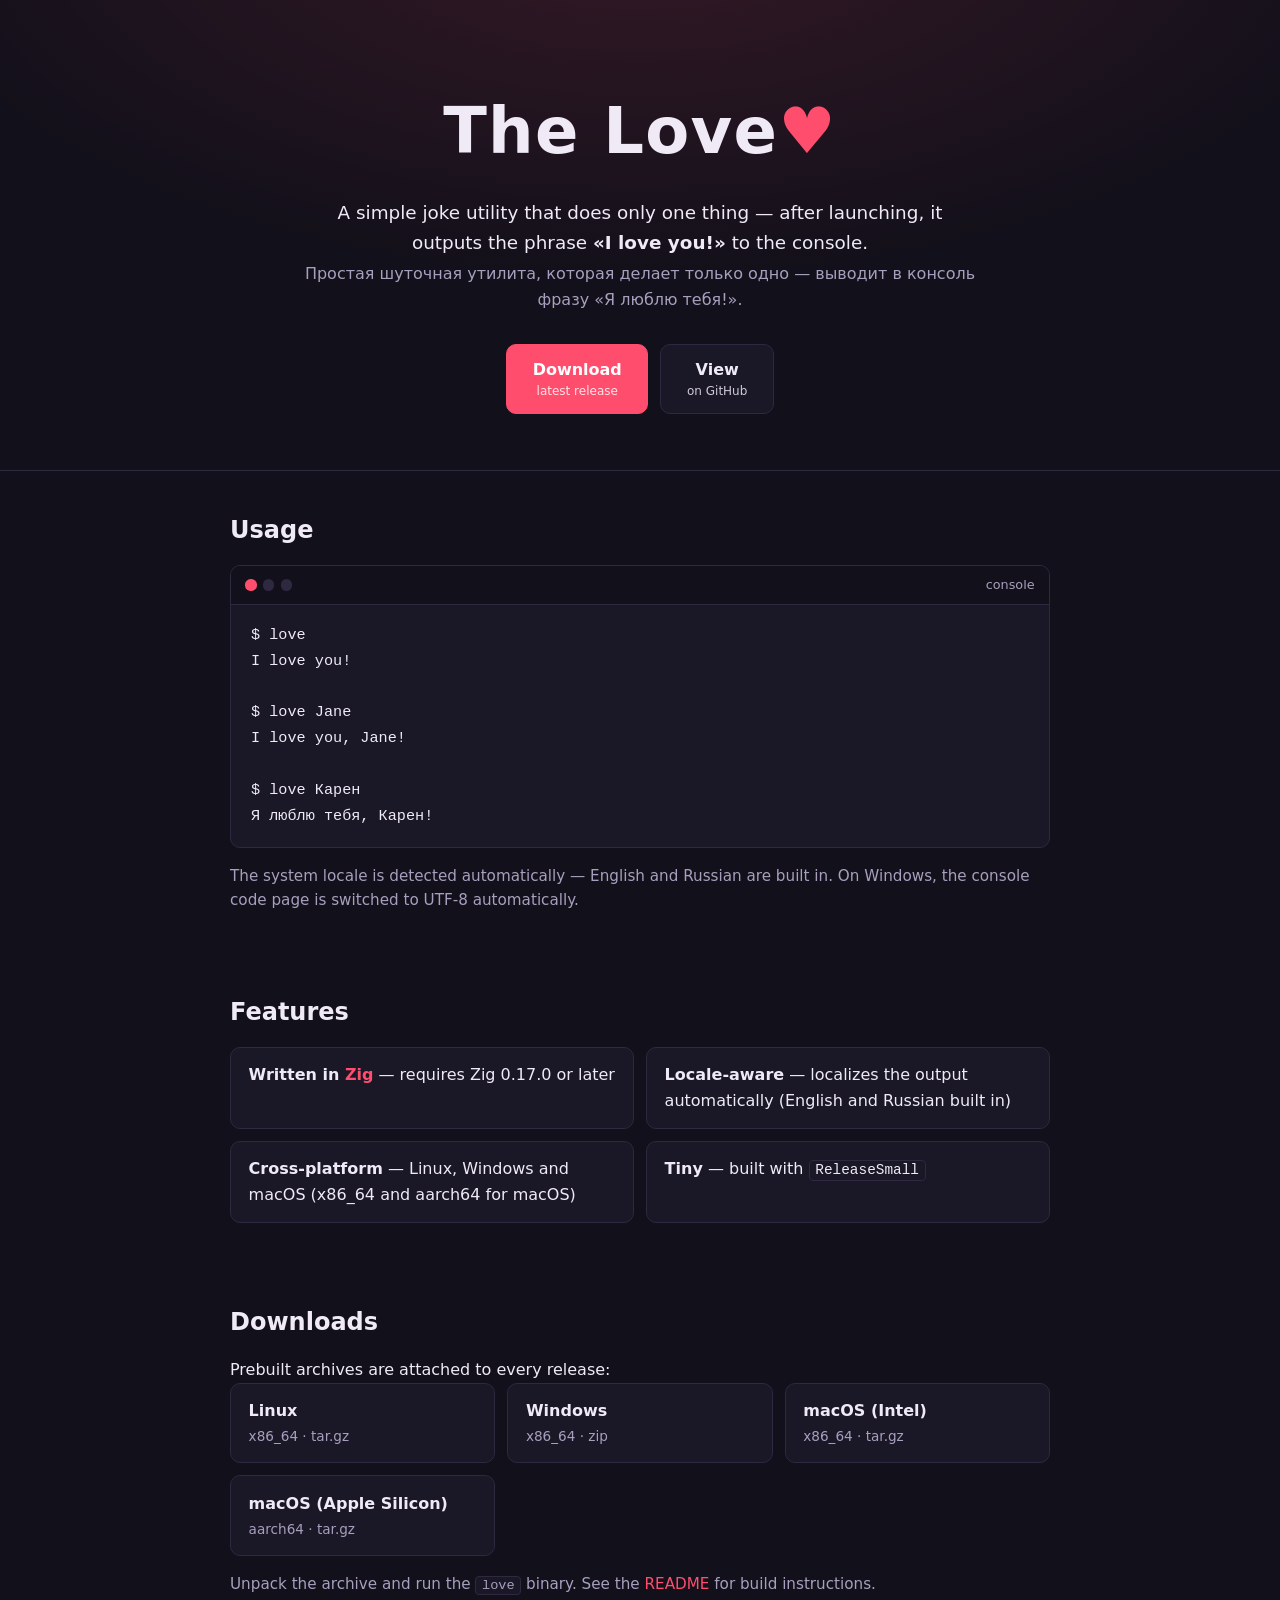
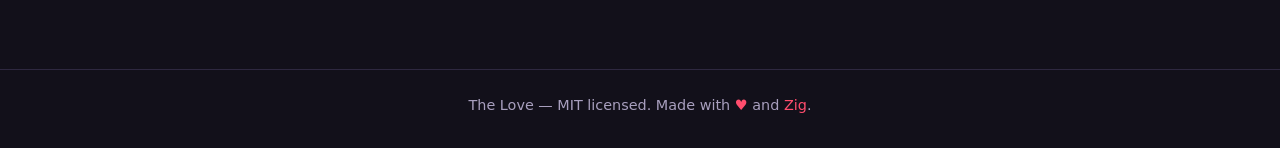
<file: docs/index.html>
<!DOCTYPE html>
<html lang="en">

<head>
    <meta charset="UTF-8">
    <meta name="viewport" content="width=device-width, initial-scale=1.0">
    <title>The Love — a simple joke utility written in Zig</title>
    <meta name="description"
        content="A simple joke utility that outputs 'I love you!' to the console. Written in Zig, cross-platform: Linux, Windows, macOS.">
    <meta name="yandex-verification" content="5ebb73162f489d14">
    <link rel="stylesheet" href="./style.css">
</head>

<body>

    <header class="hero">
        <div class="container">
            <h1>The&nbsp;Love<span class="heart">&hearts;</span></h1>
            <p class="tagline">A simple joke utility that does only one thing —
                after launching, it outputs the phrase <strong>&laquo;I love you!&raquo;</strong> to the console.</p>
            <p class="tagline-ru">Простая шуточная утилита, которая делает только одно — выводит в консоль фразу «Я
                люблю тебя!».</p>

            <div class="download-buttons">
                <a class="btn btn-primary" href="https://github.com/ktarasov/love/releases/latest"
                    title="All releases">Download <span class="btn-sub">latest release</span></a>
                <a class="btn" href="https://github.com/ktarasov/love" 
                    title="Source code on GitHub">View <span class="btn-sub">on GitHub</span></a>
            </div>
        </div>
    </header>

    <main class="container">

        <section id="usage">
            <h2>Usage</h2>
            <div class="terminal">
                <div class="terminal-bar"><span></span><span></span><span></span><em>console</em></div>
                <pre><code>$ love
I love you!

$ love Jane
I love you, Jane!

$ love &Kcy;&acy;&rcy;&iecy;&ncy;
Я люблю тебя, Карен!</code></pre>
            </div>
            <p class="note">The system locale is detected automatically — English and Russian are built in.
                On Windows, the console code page is switched to UTF-8 automatically.</p>
        </section>

        <section id="features">
            <h2>Features</h2>
            <ul class="features">
                <li><strong>Written in <a href="https://ziglang.org/">Zig</a></strong> — requires Zig 0.17.0 or later
                </li>
                <li><strong>Locale-aware</strong> — localizes the output automatically (English and Russian built in)
                </li>
                <li><strong>Cross-platform</strong> — Linux, Windows and macOS (x86_64 and aarch64 for macOS)</li>
                <li><strong>Tiny</strong> — built with <code>ReleaseSmall</code></li>
            </ul>
        </section>

        <section id="download">
            <h2>Downloads</h2>
            <p>Prebuilt archives are attached to every release:</p>
            <div class="downloads">
                <a href="https://github.com/ktarasov/love/releases/latest/download/love-x86_64-linux.tar.gz">
                    Linux <span>x86_64 &middot; tar.gz</span></a>
                <a href="https://github.com/ktarasov/love/releases/latest/download/love-x86_64-windows.zip">
                    Windows <span>x86_64 &middot; zip</span></a>
                <a href="https://github.com/ktarasov/love/releases/latest/download/love-x86_64-macos.tar.gz">
                    macOS (Intel) <span>x86_64 &middot; tar.gz</span></a>
                <a href="https://github.com/ktarasov/love/releases/latest/download/love-aarch64-macos.tar.gz">
                    macOS (Apple Silicon) <span>aarch64 &middot; tar.gz</span></a>
            </div>
            <p class="note">Unpack the archive and run the <code>love</code> binary.
                See the <a href="https://github.com/ktarasov/love#readme">README</a> for build instructions.</p>
        </section>

    </main>

    <footer>
        <div class="container">
            <p>The Love &mdash; MIT licensed. Made with <span class="heart">&hearts;</span> and
                <a href="https://ziglang.org/">Zig</a>.
            </p>
        </div>
    </footer>

    <!-- Yandex.Metrika counter -->
    <script type="text/javascript">
        (function (m, e, t, r, i, k, a) {
            m[i] = m[i] || function () { (m[i].a = m[i].a || []).push(arguments) };
            m[i].l = 1 * new Date();
            for (var j = 0; j < document.scripts.length; j++) { if (document.scripts[j].src === r) { return; } }
            k = e.createElement(t), a = e.getElementsByTagName(t)[0], k.async = 1, k.src = r, a.parentNode.insertBefore(k, a)
        })(window, document, 'script', 'https://mc.yandex.ru/metrika/tag.js?id=113580039', 'ym');

        ym(113580039, 'init', { ssr: true, webvisor: true, clickmap: true, ecommerce: "dataLayer", referrer: document.referrer, url: location.href, accurateTrackBounce: true, trackLinks: true });
    </script>
    <noscript>
        <div><img src="https://mc.yandex.ru/watch/113580039" style="position:absolute; left:-9999px;" alt="" /></div>
    </noscript>
    <!-- /Yandex.Metrika counter -->
</body>

</html>
</file>
<file: docs/style.css>
/* The Love — GitHub Pages landing */

:root {
  --bg: #12101a;
  --bg-alt: #1a1726;
  --fg: #efeaf6;
  --fg-dim: #a89fbe;
  --accent: #ff4d6d;
  --accent-soft: rgba(255, 77, 109, 0.15);
  --border: #2e2840;
  --radius: 10px;
}

* {
  margin: 0;
  padding: 0;
  box-sizing: border-box;
}

body {
  font-family: system-ui, -apple-system, "Segoe UI", Roboto, sans-serif;
  background: var(--bg);
  color: var(--fg);
  line-height: 1.6;
}

.container {
  max-width: 860px;
  margin: 0 auto;
  padding: 0 1.25rem;
}

a {
  color: var(--accent);
  text-decoration: none;
}

a:hover {
  text-decoration: underline;
}

/* Hero */

.hero {
  background:
    radial-gradient(ellipse 60% 80% at 50% -20%, var(--accent-soft), transparent),
    var(--bg);
  text-align: center;
  padding: 5rem 0 3.5rem;
  border-bottom: 1px solid var(--border);
}

.hero h1 {
  font-size: clamp(2.5rem, 8vw, 4rem);
  letter-spacing: 0.02em;
}

.heart {
  color: var(--accent);
}

.tagline {
  margin: 1rem auto 0.25rem;
  font-size: 1.15rem;
  max-width: 42rem;
}

.tagline-ru {
  color: var(--fg-dim);
  max-width: 42rem;
  margin: 0 auto;
}

/* Buttons */

.download-buttons {
  margin-top: 2rem;
  display: flex;
  gap: 0.75rem;
  justify-content: center;
  flex-wrap: wrap;
}

.btn {
  display: inline-block;
  padding: 0.7rem 1.6rem;
  border: 1px solid var(--border);
  border-radius: var(--radius);
  background: var(--bg-alt);
  color: var(--fg);
  font-weight: 600;
  transition: border-color 0.15s, transform 0.15s;
}

.btn:hover {
  border-color: var(--accent);
  text-decoration: none;
  transform: translateY(-2px);
}

.btn-primary {
  background: var(--accent);
  border-color: var(--accent);
  color: #fff;
}

.btn-primary:hover {
  filter: brightness(1.1);
}

.btn-sub {
  display: block;
  font-size: 0.75rem;
  font-weight: 400;
  opacity: 0.85;
}

/* Sections */

section {
  padding: 2.5rem 0;
}

section h2 {
  font-size: 1.5rem;
  margin-bottom: 1rem;
}

.note {
  margin-top: 1rem;
  color: var(--fg-dim);
  font-size: 0.95rem;
}

code {
  font-family: ui-monospace, "Cascadia Code", "JetBrains Mono", Consolas, monospace;
  background: var(--bg-alt);
  border: 1px solid var(--border);
  border-radius: 4px;
  padding: 0.1em 0.4em;
  font-size: 0.9em;
}

/* Terminal demo */

.terminal {
  border: 1px solid var(--border);
  border-radius: var(--radius);
  overflow: hidden;
  background: var(--bg-alt);
}

.terminal-bar {
  display: flex;
  align-items: center;
  gap: 0.4rem;
  padding: 0.55rem 0.9rem;
  background: var(--bg);
  border-bottom: 1px solid var(--border);
}

.terminal-bar span {
  width: 0.7rem;
  height: 0.7rem;
  border-radius: 50%;
  background: var(--border);
}

.terminal-bar span:first-child {
  background: var(--accent);
}

.terminal-bar em {
  margin-left: auto;
  font-style: normal;
  font-size: 0.8rem;
  color: var(--fg-dim);
}

.terminal pre {
  padding: 1.1rem 1.25rem;
  overflow-x: auto;
}

.terminal code {
  background: none;
  border: none;
  padding: 0;
  font-size: 0.95rem;
  line-height: 1.7;
}

/* Features */

.features {
  list-style: none;
  display: grid;
  grid-template-columns: repeat(auto-fit, minmax(20rem, 1fr));
  gap: 0.75rem;
}

.features li {
  background: var(--bg-alt);
  border: 1px solid var(--border);
  border-radius: var(--radius);
  padding: 0.9rem 1.1rem;
}

/* Downloads grid */

.downloads {
  display: grid;
  grid-template-columns: repeat(auto-fit, minmax(15rem, 1fr));
  gap: 0.75rem;
}

.downloads a {
  display: flex;
  flex-direction: column;
  gap: 0.15rem;
  background: var(--bg-alt);
  border: 1px solid var(--border);
  border-radius: var(--radius);
  padding: 0.9rem 1.1rem;
  color: var(--fg);
  font-weight: 600;
  transition: border-color 0.15s;
}

.downloads a:hover {
  border-color: var(--accent);
  text-decoration: none;
}

.downloads span {
  font-weight: 400;
  font-size: 0.85rem;
  color: var(--fg-dim);
}

/* Footer */

footer {
  border-top: 1px solid var(--border);
  padding: 1.5rem 0 2rem;
  text-align: center;
  color: var(--fg-dim);
  font-size: 0.9rem;
  margin-top: 2rem;
}
</file>
